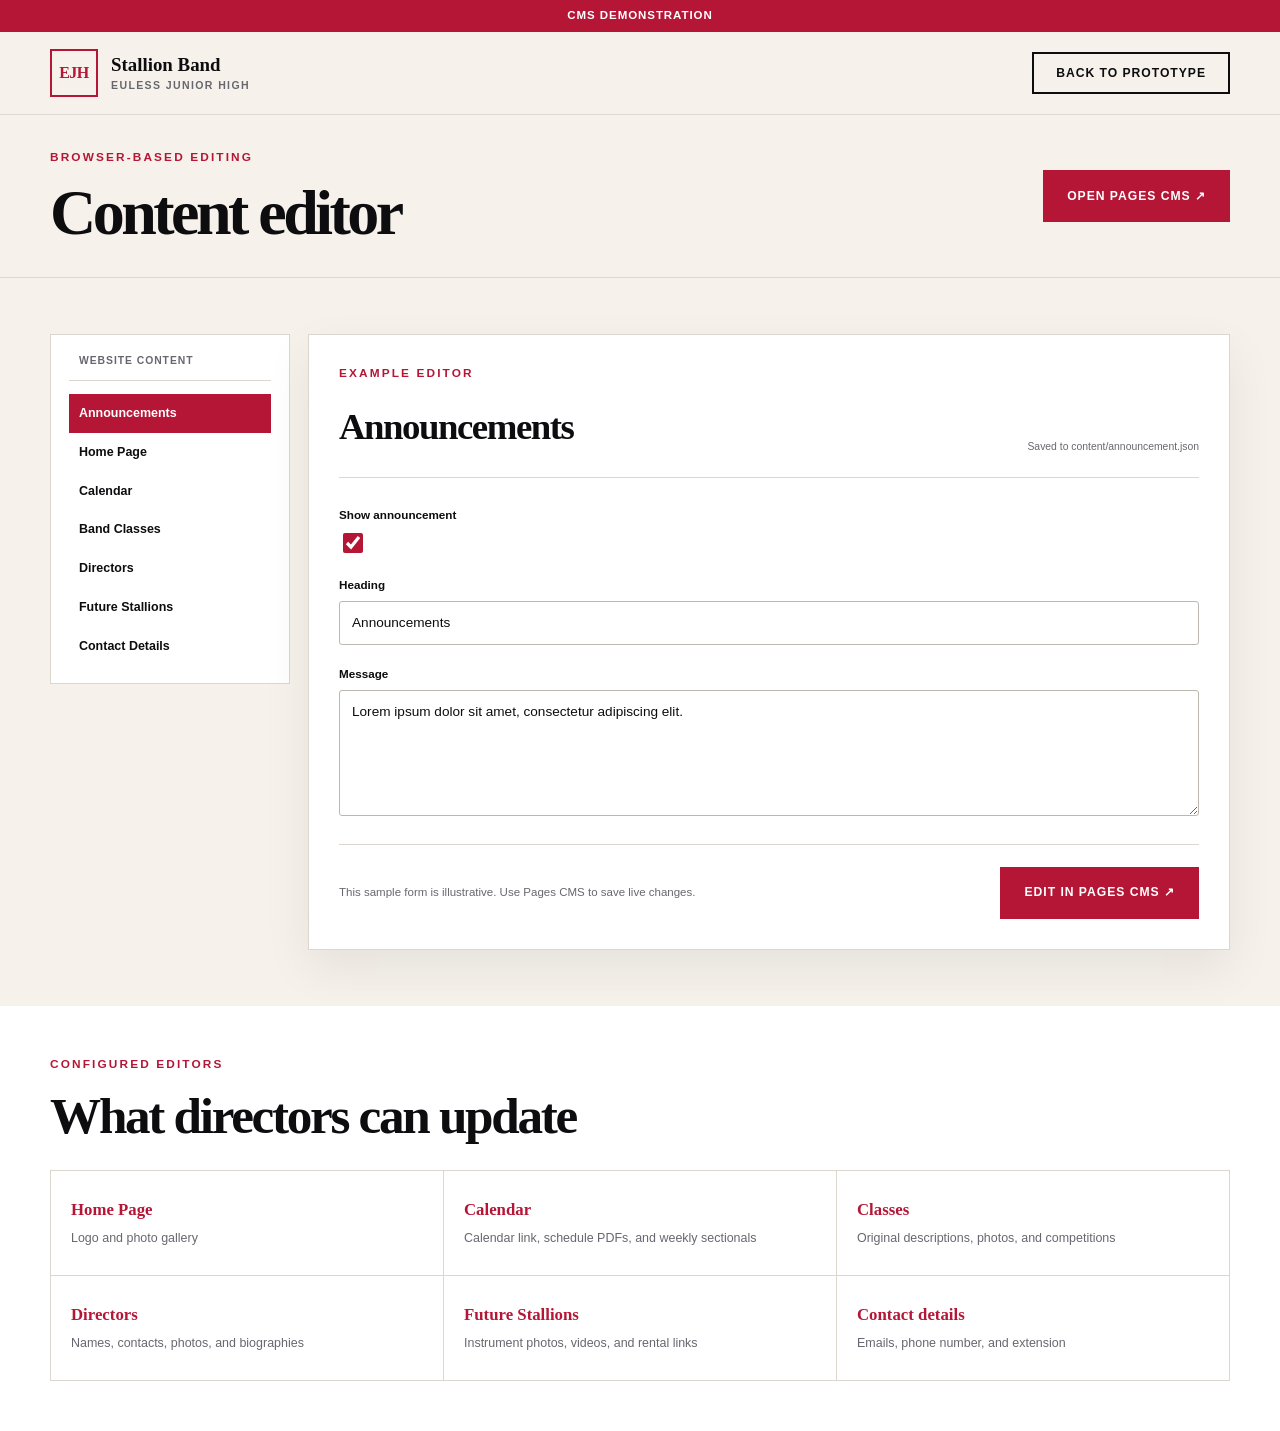
<file: cms.html>
<!doctype html>
<html lang="en">
  <head>
    <meta charset="UTF-8">
    <meta name="viewport" content="width=device-width, initial-scale=1.0">
    <meta name="description" content="CMS editing demonstration for the Euless Junior High Band website.">
    <title>CMS Demo | Euless JH Stallion Band</title>
    <link rel="stylesheet" href="styles.css">
    <script src="script.js" defer></script>
  </head>
  <body>
    <a class="skip-link" href="#main-content">Skip to main content</a>
    <div class="prototype-bar"><span>CMS demonstration</span></div>
    <header class="site-header">
      <div class="shell header-inner">
        <a class="brand" href="index.html" aria-label="Euless Junior High Stallion Band home">
          <span class="brand-mark" aria-hidden="true">EJH</span>
          <span class="brand-copy"><strong>Stallion Band</strong><small>Euless Junior High</small></span>
        </a>
        <a class="button button-secondary cms-back-link" href="index.html">Back to prototype</a>
      </div>
    </header>

    <main id="main-content">
      <section class="page-hero">
        <div class="shell page-hero-grid">
          <div>
            <p class="eyebrow">Browser-based editing</p>
            <h1>Content editor</h1>
          </div>
          <a
            class="button button-primary"
            href="https://app.pagescms.org"
            target="_blank"
            rel="noreferrer"
          >Open Pages CMS ↗</a>
        </div>
      </section>

      <section class="cms-demo-section">
        <div class="shell cms-demo-grid">
          <aside class="cms-sidebar" aria-label="Editable content areas">
            <p>Website content</p>
            <a class="active" href="#announcement-demo">Announcements</a>
            <a href="#cms-areas">Home Page</a>
            <a href="#cms-areas">Calendar</a>
            <a href="#cms-areas">Band Classes</a>
            <a href="#cms-areas">Directors</a>
            <a href="#cms-areas">Future Stallions</a>
            <a href="#cms-areas">Contact Details</a>
          </aside>

          <div class="cms-editor" id="announcement-demo">
            <div class="cms-editor-heading">
              <div>
                <p class="eyebrow">Example editor</p>
                <h2>Announcements</h2>
              </div>
              <span>Saved to content/announcement.json</span>
            </div>
            <div class="cms-field">
              <label for="cms-enabled">Show announcement</label>
              <input id="cms-enabled" type="checkbox" checked>
            </div>
            <div class="cms-field">
              <label for="cms-heading">Heading</label>
              <input id="cms-heading" type="text" value="Announcements">
            </div>
            <div class="cms-field">
              <label for="cms-message">Message</label>
              <textarea id="cms-message" rows="5">Lorem ipsum dolor sit amet, consectetur adipiscing elit.</textarea>
            </div>
            <div class="cms-editor-actions">
              <p>This sample form is illustrative. Use Pages CMS to save live changes.</p>
              <a
                class="button button-primary"
                href="https://app.pagescms.org"
                target="_blank"
                rel="noreferrer"
              >Edit in Pages CMS ↗</a>
            </div>
          </div>
        </div>
      </section>

      <section id="cms-areas" class="content-section compact-section">
        <div class="shell">
          <div class="inline-heading">
            <div><p class="eyebrow">Configured editors</p><h2>What directors can update</h2></div>
          </div>
          <div class="dense-grid cms-area-grid">
            <article><strong>Home Page</strong><span>Logo and photo gallery</span></article>
            <article><strong>Calendar</strong><span>Calendar link, schedule PDFs, and weekly sectionals</span></article>
            <article><strong>Classes</strong><span>Original descriptions, photos, and competitions</span></article>
            <article><strong>Directors</strong><span>Names, contacts, photos, and biographies</span></article>
            <article><strong>Future Stallions</strong><span>Instrument photos, videos, and rental links</span></article>
            <article><strong>Contact details</strong><span>Emails, phone number, and extension</span></article>
          </div>
        </div>
      </section>
    </main>
  </body>
</html>
</file>
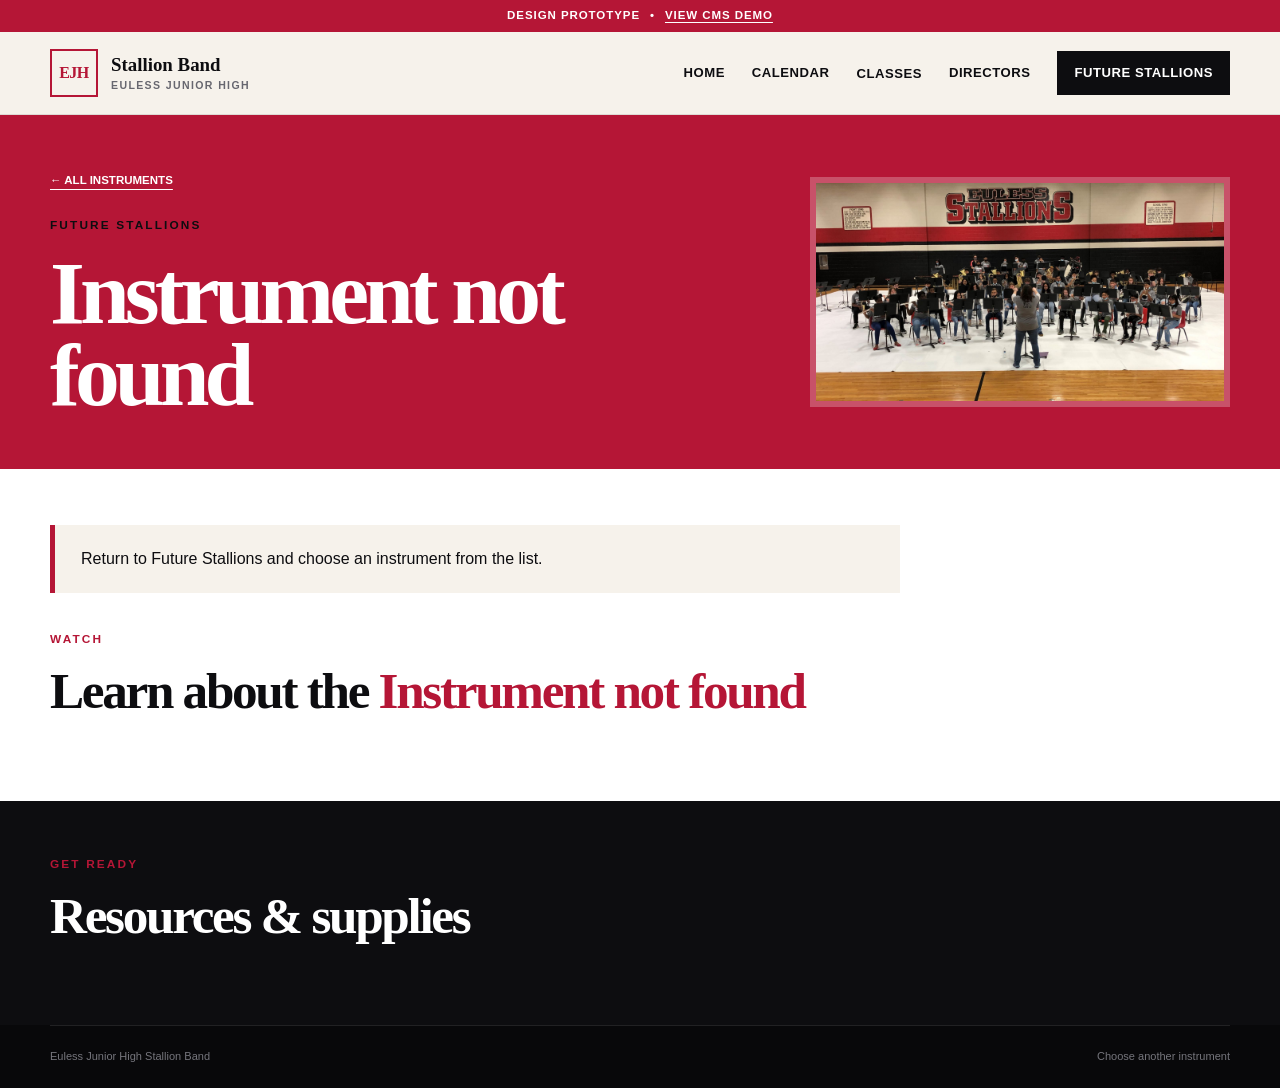
<file: instrument.html>
<!doctype html>
<html lang="en">
  <head>
    <meta charset="UTF-8">
    <meta name="viewport" content="width=device-width, initial-scale=1.0">
    <meta name="description" content="Euless Junior High Beginning Band instrument information.">
    <title>Instrument | Euless JH Stallion Band</title>
    <link rel="stylesheet" href="styles.css">
    <script src="script.js" defer></script>
    <script src="cms-content.js" defer></script>
  </head>
  <body>
    <a class="skip-link" href="#main-content">Skip to main content</a>
    <div class="prototype-bar">
      <span>Design prototype</span><span aria-hidden="true">•</span><a href="cms.html">View CMS demo</a>
    </div>
    <header class="site-header">
      <div class="shell header-inner">
        <a class="brand" href="index.html" aria-label="Euless Junior High Stallion Band home">
          <span class="brand-mark" aria-hidden="true">EJH</span>
          <span class="brand-copy"><strong>Stallion Band</strong><small>Euless Junior High</small></span>
        </a>
        <button class="menu-button" type="button" aria-expanded="false" aria-controls="site-navigation">
          <span class="menu-label">Menu</span><span class="menu-icon" aria-hidden="true"></span>
        </button>
        <nav id="site-navigation" class="site-nav" aria-label="Primary navigation">
          <a href="index.html">Home</a>
          <a href="calendar.html">Calendar</a>
          <div class="nav-group">
            <a href="classes.html">Classes</a>
            <div class="nav-menu">
              <a href="classes.html">All classes</a>
              <a href="classes.html#symphonic">Symphonic Band</a>
              <a href="classes.html#concert">Concert Band</a>
              <a href="classes.html#beginning">Beginning Band</a>
            </div>
          </div>
          <a href="directors.html">Directors</a>
          <a class="nav-cta active" href="future-stallions.html">Future Stallions</a>
        </nav>
      </div>
    </header>

    <main id="main-content">
      <section class="instrument-hero">
        <div class="shell instrument-hero-grid">
          <div>
            <a class="instrument-back" href="future-stallions.html">← All instruments</a>
            <p class="eyebrow">Future Stallions</p>
            <h1 data-instrument-name>Instrument</h1>
          </div>
          <img data-instrument-image src="assets/future-stallions.jpg" alt="">
        </div>
      </section>

      <section class="content-section">
        <div class="shell">
          <div class="instrument-description" data-instrument-description hidden></div>
          <div class="inline-heading instrument-section-heading">
            <div><p class="eyebrow">Watch</p><h2>Learn about the <span data-instrument-name>instrument</span></h2></div>
          </div>
          <div class="video-grid instrument-videos" data-instrument-videos></div>
        </div>
      </section>

      <section class="instrument-resources-section">
        <div class="shell">
          <div class="inline-heading">
            <div><p class="eyebrow">Get ready</p><h2>Resources &amp; supplies</h2></div>
          </div>
          <div class="instrument-resource-grid" data-instrument-resources></div>
        </div>
      </section>
    </main>

    <footer class="site-footer compact-footer">
      <div class="shell footer-bottom">
        <p>Euless Junior High Stallion Band</p>
        <p><a href="future-stallions.html">Choose another instrument</a></p>
      </div>
    </footer>
  </body>
</html>
</file>
<file: styles.css>
:root {
  --red: #b51636;
  --red-dark: #8e0f29;
  --ink: #0d0d10;
  --ink-soft: #24242a;
  --paper: #f6f2eb;
  --white: #ffffff;
  --gray: #67676f;
  --line: #dcd7ce;
  --shell: min(1180px, calc(100% - 40px));
  --shadow: 0 24px 60px rgb(13 13 16 / 12%);
}

* {
  box-sizing: border-box;
}

html {
  scroll-behavior: smooth;
}

body {
  margin: 0;
  color: var(--ink);
  background: var(--paper);
  font-family: Inter, Aptos, "Segoe UI", Arial, sans-serif;
  line-height: 1.5;
}

body.menu-open {
  overflow: hidden;
}

a {
  color: inherit;
}

img,
svg {
  display: block;
}

svg {
  fill: none;
  stroke: currentColor;
  stroke-linecap: round;
  stroke-linejoin: round;
  stroke-width: 1.8;
}

.shell {
  width: var(--shell);
  margin-inline: auto;
}

.skip-link {
  position: fixed;
  z-index: 1000;
  top: 8px;
  left: 8px;
  padding: 10px 16px;
  color: var(--white);
  background: var(--ink);
  transform: translateY(-150%);
}

.skip-link:focus {
  transform: translateY(0);
}

.prototype-bar {
  display: flex;
  min-height: 32px;
  align-items: center;
  justify-content: center;
  gap: 10px;
  padding: 6px 20px;
  color: var(--white);
  background: var(--red);
  font-size: 0.72rem;
  font-weight: 800;
  letter-spacing: 0.08em;
  text-align: center;
  text-transform: uppercase;
}

.prototype-bar a {
  color: var(--white);
  text-underline-offset: 3px;
}

.site-header {
  position: sticky;
  z-index: 100;
  top: 0;
  border-bottom: 1px solid rgb(13 13 16 / 10%);
  background: rgb(246 242 235 / 94%);
  backdrop-filter: blur(14px);
}

.header-inner {
  display: flex;
  min-height: 82px;
  align-items: center;
  justify-content: space-between;
}

.brand {
  display: inline-flex;
  align-items: center;
  gap: 13px;
  text-decoration: none;
}

.brand-mark {
  display: grid;
  width: 48px;
  height: 48px;
  place-items: center;
  border: 2px solid var(--red);
  color: var(--red);
  font-family: Georgia, "Times New Roman", serif;
  font-size: 1rem;
  font-weight: 900;
  letter-spacing: -0.03em;
}

.brand-copy {
  display: grid;
  line-height: 1.05;
}

.brand-copy strong {
  font-family: Georgia, "Times New Roman", serif;
  font-size: 1.18rem;
}

.brand-copy small {
  margin-top: 5px;
  color: var(--gray);
  font-size: 0.66rem;
  font-weight: 800;
  letter-spacing: 0.13em;
  text-transform: uppercase;
}

.site-nav {
  display: flex;
  align-items: center;
  gap: clamp(18px, 2.1vw, 34px);
}

.site-nav > a,
.nav-group > a {
  position: relative;
  padding-block: 10px;
  font-size: 0.82rem;
  font-weight: 800;
  letter-spacing: 0.04em;
  text-decoration: none;
  text-transform: uppercase;
}

.site-nav > a:not(.nav-cta)::after,
.nav-group > a::after {
  position: absolute;
  right: 0;
  bottom: 3px;
  left: 0;
  height: 2px;
  background: var(--red);
  content: "";
  transform: scaleX(0);
  transform-origin: right;
  transition: transform 180ms ease;
}

.site-nav > a:hover::after,
.site-nav > a:focus-visible::after,
.site-nav > a.active::after,
.nav-group > a:hover::after,
.nav-group > a:focus-visible::after,
.nav-group > a.active::after {
  transform: scaleX(1);
  transform-origin: left;
}

.nav-cta {
  padding: 12px 17px !important;
  color: var(--white);
  background: var(--ink);
}

.nav-cta:hover,
.nav-cta:focus-visible {
  background: var(--red);
}

.nav-group {
  position: relative;
}

.nav-menu {
  position: absolute;
  top: calc(100% + 8px);
  left: -20px;
  display: none;
  width: 210px;
  padding: 8px;
  background: var(--ink);
  box-shadow: var(--shadow);
}

.nav-menu a {
  display: block;
  padding: 12px;
  color: var(--white);
  font-size: 0.74rem;
  font-weight: 800;
  text-decoration: none;
}

.nav-menu a:hover,
.nav-menu a:focus-visible {
  background: var(--red);
}

.nav-group:hover .nav-menu,
.nav-group:focus-within .nav-menu {
  display: block;
}

.menu-button {
  display: none;
}

.announcement-strip {
  border-bottom: 1px solid var(--line);
  background: var(--white);
}

.announcement-inner {
  display: grid;
  min-height: 62px;
  grid-template-columns: auto 1fr;
  align-items: center;
  gap: 24px;
}

.announcement-inner h2 {
  margin: 0;
  color: var(--red);
  font-size: 0.68rem;
  font-weight: 900;
  letter-spacing: 0.13em;
  text-transform: uppercase;
}

.announcement-inner p {
  margin: 0;
  padding-left: 24px;
  border-left: 1px solid var(--line);
  color: #4f4f55;
  font-size: 0.82rem;
}

.hero {
  position: relative;
  overflow: hidden;
  background:
    linear-gradient(90deg, transparent 49.8%, rgb(13 13 16 / 7%) 50%, transparent 50.2%),
    var(--paper);
}

.hero::before {
  position: absolute;
  top: -190px;
  right: -130px;
  width: 430px;
  height: 430px;
  border: 1px solid rgb(181 22 54 / 22%);
  border-radius: 50%;
  content: "";
}

.hero-grid {
  display: grid;
  min-height: 350px;
  grid-template-columns: 1.1fr 0.9fr;
  align-items: center;
  gap: 7vw;
  padding-block: 36px 46px;
}

.eyebrow {
  margin: 0 0 17px;
  color: var(--red);
  font-size: 0.74rem;
  font-weight: 900;
  letter-spacing: 0.18em;
  text-transform: uppercase;
}

.hero h1,
.section-heading h2,
.future-copy h2 {
  margin: 0;
  font-family: Georgia, "Times New Roman", serif;
  font-weight: 700;
  letter-spacing: -0.045em;
  line-height: 0.98;
}

.hero h1 {
  max-width: 750px;
  font-size: clamp(3.2rem, 6vw, 5.7rem);
}

.hero h1 em {
  color: var(--red);
  font-weight: inherit;
}

.hero-intro {
  max-width: 610px;
  margin: 20px 0 25px;
  color: #4f4f55;
  font-size: clamp(1rem, 1.6vw, 1.18rem);
  line-height: 1.75;
}

.button-row {
  display: flex;
  flex-wrap: wrap;
  gap: 12px;
  margin-top: 26px;
}

.button {
  display: inline-flex;
  min-height: 52px;
  align-items: center;
  justify-content: center;
  gap: 14px;
  padding: 0 22px;
  border: 2px solid transparent;
  font-size: 0.76rem;
  font-weight: 900;
  letter-spacing: 0.08em;
  text-decoration: none;
  text-transform: uppercase;
  transition:
    color 180ms ease,
    background 180ms ease,
    transform 180ms ease;
}

.button:hover,
.button:focus-visible {
  transform: translateY(-2px);
}

.button svg {
  width: 18px;
}

.button-primary {
  color: var(--white);
  background: var(--red);
}

.button-primary:hover,
.button-primary:focus-visible {
  background: var(--red-dark);
}

.button-secondary {
  border-color: var(--ink);
  color: var(--ink);
}

.button-secondary:hover,
.button-secondary:focus-visible {
  color: var(--white);
  background: var(--ink);
}

.hero-art {
  position: relative;
  display: grid;
  min-height: 260px;
  align-content: center;
}

.hero-logo-frame {
  position: relative;
  z-index: 1;
  overflow: hidden;
  width: 100%;
  border-left: 6px solid var(--red);
  background: var(--white);
  box-shadow: var(--shadow);
  transform: rotate(-3deg);
}

.hero-logo-frame::after {
  position: absolute;
  inset: 18px;
  border: 1px solid rgb(13 13 16 / 10%);
  content: "";
  pointer-events: none;
}

.hero-logo-frame img {
  width: 100%;
  min-height: 230px;
  object-fit: cover;
  transform: scale(1.05) rotate(3deg);
}

.hero-stripe {
  position: absolute;
  right: -7%;
  bottom: 15px;
  width: 49%;
  height: 13px;
  background: var(--red);
  transform: skewX(-35deg);
}

.quick-links {
  color: var(--white);
  background: var(--ink);
}

.quick-links-grid {
  display: grid;
  grid-template-columns: repeat(3, 1fr);
}

.quick-links a {
  display: grid;
  min-height: 88px;
  grid-template-columns: 1fr auto;
  align-items: center;
  gap: 18px;
  padding: 18px 28px;
  border-right: 1px solid rgb(255 255 255 / 12%);
  text-decoration: none;
  transition: background 180ms ease;
}

.quick-links a:first-child {
  border-left: 1px solid rgb(255 255 255 / 12%);
}

.quick-links a:hover,
.quick-links a:focus-visible {
  background: var(--red);
}

.quick-links svg {
  width: 22px;
}

.quick-links a > span:first-child {
  display: grid;
}

.quick-links strong {
  font-family: Georgia, "Times New Roman", serif;
  font-size: 1.1rem;
}

.quick-links small {
  margin-top: 3px;
  color: #adadb3;
  font-size: 0.73rem;
}

.quick-links a:hover small,
.quick-links a:focus-visible small {
  color: var(--white);
}

.home-photo-strip {
  display: grid;
  height: 185px;
  grid-template-columns: repeat(3, 1fr);
  gap: 4px;
  overflow: hidden;
  padding: 4px;
  background: var(--ink);
}

.home-photo-strip img {
  display: block;
  width: 100%;
  height: 100%;
  min-width: 0;
  min-height: 0;
  object-fit: cover;
}

.section {
  padding-block: 68px;
  scroll-margin-top: 82px;
}

.section-heading {
  display: grid;
  grid-template-columns: 1fr;
  align-items: end;
  gap: 50px;
  margin-bottom: 30px;
}

.section-heading h2,
.future-copy h2 {
  font-size: clamp(2.6rem, 4vw, 4rem);
}

.section-heading > p {
  margin: 0;
  color: var(--gray);
  font-size: 1rem;
  line-height: 1.7;
}

.calendar-section {
  background: var(--white);
}

.schedule-grid {
  display: grid;
  grid-template-columns: minmax(290px, 0.82fr) 1.18fr;
  border: 1px solid var(--line);
}

.featured-schedule {
  position: relative;
  overflow: hidden;
  min-height: 315px;
  padding: 32px;
  color: var(--white);
  background:
    linear-gradient(rgb(13 13 16 / 88%), rgb(13 13 16 / 96%)),
    repeating-linear-gradient(135deg, transparent 0 18px, rgb(255 255 255 / 8%) 18px 19px),
    var(--ink);
}

.featured-schedule::after {
  position: absolute;
  right: -100px;
  bottom: -150px;
  width: 350px;
  height: 350px;
  border: 55px solid var(--red);
  border-radius: 50%;
  content: "";
  opacity: 0.8;
}

.schedule-label {
  display: flex;
  align-items: center;
  gap: 9px;
  font-size: 0.7rem;
  font-weight: 900;
  letter-spacing: 0.13em;
  text-transform: uppercase;
}

.live-dot {
  width: 8px;
  height: 8px;
  border-radius: 50%;
  background: #ff315b;
  box-shadow: 0 0 0 5px rgb(255 49 91 / 15%);
}

.featured-schedule h3 {
  position: relative;
  z-index: 1;
  max-width: 330px;
  margin: 45px 0 8px;
  font-family: Georgia, "Times New Roman", serif;
  font-size: clamp(2rem, 3vw, 3rem);
  line-height: 1.05;
}

.schedule-time {
  position: relative;
  z-index: 1;
  margin: 0 0 38px;
  color: #c5c5ca;
}

.text-link {
  position: relative;
  z-index: 1;
  display: inline-flex;
  align-items: center;
  gap: 10px;
  font-size: 0.75rem;
  font-weight: 900;
  letter-spacing: 0.06em;
  text-decoration: underline;
  text-decoration-color: var(--red);
  text-decoration-thickness: 2px;
  text-underline-offset: 6px;
  text-transform: uppercase;
}

.text-link svg {
  width: 18px;
}

.sectional-list {
  display: grid;
}

.sectional-list article {
  display: grid;
  grid-template-columns: 86px 1fr;
  align-items: center;
  gap: 8px;
  padding: 18px 30px;
  border-bottom: 1px solid var(--line);
  transition: background 180ms ease;
}

.sectional-list article:last-child {
  border-bottom: 0;
}

.sectional-list article:hover {
  background: var(--paper);
}

.sectional-list article > p {
  margin: 0;
  color: var(--red);
  font-family: Georgia, "Times New Roman", serif;
  font-size: 1.15rem;
  font-weight: 800;
}

.sectional-list h3 {
  margin: 0 0 4px;
  font-family: Georgia, "Times New Roman", serif;
  font-size: 1.14rem;
}

.sectional-list span {
  color: var(--gray);
  font-size: 0.75rem;
}

.source-note {
  margin: 16px 0 0;
  color: var(--gray);
  font-size: 0.76rem;
}

.classes-section {
  position: relative;
  overflow: hidden;
  color: var(--white);
  background: var(--ink);
}

.classes-section::before {
  position: absolute;
  top: -160px;
  left: -180px;
  width: 430px;
  height: 430px;
  border: 1px solid rgb(255 255 255 / 9%);
  border-radius: 50%;
  content: "";
}

.light-heading > p {
  color: #b6b6bd;
}

.class-grid {
  position: relative;
  display: grid;
  grid-template-columns: repeat(3, 1fr);
  gap: 16px;
}

.class-card {
  display: flex;
  min-height: 245px;
  flex-direction: column;
  justify-content: space-between;
  padding: 30px;
  border: 1px solid rgb(255 255 255 / 16%);
  background: var(--ink-soft);
  transition:
    border 180ms ease,
    transform 180ms ease;
}

.class-card:hover {
  border-color: rgb(255 255 255 / 40%);
  transform: translateY(-6px);
}

.class-card-featured {
  background: var(--red);
}

.class-card-top {
  display: flex;
  align-items: center;
  justify-content: space-between;
  color: #c9c9cd;
  font-family: Georgia, "Times New Roman", serif;
  font-size: 0.8rem;
}

.class-card-featured .class-card-top {
  color: var(--white);
}

.class-tag {
  padding: 6px 9px;
  border: 1px solid currentColor;
  font-family: Inter, Aptos, "Segoe UI", Arial, sans-serif;
  font-size: 0.59rem;
  font-weight: 900;
  letter-spacing: 0.08em;
  text-transform: uppercase;
}

.class-grade {
  margin: 0 0 10px;
  color: #bcbcc2;
  font-size: 0.68rem;
  font-weight: 800;
  letter-spacing: 0.1em;
  text-transform: uppercase;
}

.class-card-featured .class-grade {
  color: #ffd5dd;
}

.class-card h3 {
  margin: 0 0 18px;
  font-family: Georgia, "Times New Roman", serif;
  font-size: clamp(1.8rem, 2.6vw, 2.55rem);
  line-height: 1;
}

.class-card p:last-child {
  margin: 0;
  color: #bcbcc2;
  font-size: 0.9rem;
  line-height: 1.7;
}

.class-card-featured p:last-child {
  color: #ffe1e7;
}

.class-card > a {
  padding-top: 22px;
  border-top: 1px solid rgb(255 255 255 / 17%);
  font-size: 0.72rem;
  font-weight: 900;
  letter-spacing: 0.08em;
  text-decoration: none;
  text-transform: uppercase;
}

.class-card > a span {
  float: right;
  font-size: 1.1rem;
}

.future-section {
  overflow: hidden;
  background: var(--red);
}

.future-grid {
  display: grid;
  grid-template-columns: 1fr 1fr;
  align-items: center;
  gap: 6vw;
}

.future-kicker {
  position: relative;
  display: grid;
  min-height: 220px;
  align-content: center;
  color: var(--white);
  font-family: Georgia, "Times New Roman", serif;
  line-height: 0.77;
  transform: rotate(-5deg);
}

.future-kicker::before {
  position: absolute;
  inset: 5% -30%;
  border: 2px solid rgb(255 255 255 / 25%);
  content: "";
  transform: skewX(-18deg);
}

.future-kicker span {
  font-size: clamp(3rem, 7vw, 6.8rem);
  font-style: italic;
}

.future-kicker strong {
  margin-left: 12%;
  color: var(--ink);
  font-size: clamp(4rem, 9vw, 8.3rem);
  letter-spacing: -0.08em;
}

.future-copy .eyebrow {
  color: var(--ink);
}

.future-copy h2 {
  max-width: 550px;
  color: var(--white);
}

.future-copy > p:not(.eyebrow) {
  max-width: 530px;
  margin: 25px 0 30px;
  color: #ffe2e8;
  line-height: 1.75;
}

.future-copy .button-primary {
  color: var(--white);
  background: var(--ink);
}

.future-copy .button-primary:hover,
.future-copy .button-primary:focus-visible {
  color: var(--ink);
  background: var(--white);
}

.directors-section {
  background: var(--paper);
}

.director-grid {
  display: grid;
  grid-template-columns: 1fr 1fr;
  gap: 18px;
}

.director-card {
  display: grid;
  min-height: 170px;
  grid-template-columns: auto 1fr;
  align-items: center;
  gap: 28px;
  padding: 25px;
  border: 1px solid var(--line);
  background: var(--white);
}

.director-initials {
  display: grid;
  width: 95px;
  height: 95px;
  place-items: center;
  color: var(--white);
  background:
    linear-gradient(145deg, transparent 0 48%, rgb(255 255 255 / 16%) 49% 51%, transparent 52%),
    var(--red);
  font-family: Georgia, "Times New Roman", serif;
  font-size: 1.7rem;
  font-weight: 900;
}

.director-role {
  margin: 0 0 7px;
  color: var(--red);
  font-size: 0.67rem;
  font-weight: 900;
  letter-spacing: 0.12em;
  text-transform: uppercase;
}

.director-card h3 {
  margin: 0 0 14px;
  font-family: Georgia, "Times New Roman", serif;
  font-size: 1.8rem;
}

.director-card a {
  color: var(--gray);
  font-size: 0.83rem;
  overflow-wrap: anywhere;
  text-underline-offset: 4px;
}

.contact-strip {
  display: flex;
  align-items: center;
  justify-content: space-between;
  gap: 30px;
  margin-top: 18px;
  padding: 28px 34px;
  color: var(--white);
  background: var(--ink);
}

.contact-strip p {
  display: flex;
  align-items: center;
  gap: 24px;
  margin: 0;
}

.contact-strip p > span {
  color: #a9a9af;
  font-size: 0.66rem;
  font-weight: 900;
  letter-spacing: 0.12em;
  text-transform: uppercase;
}

.contact-strip p a {
  font-family: Georgia, "Times New Roman", serif;
  font-size: 1.2rem;
  text-decoration: none;
}

.contact-strip p small {
  color: #a9a9af;
  font-family: Inter, Aptos, "Segoe UI", Arial, sans-serif;
  font-size: 0.7rem;
}

.site-footer {
  padding-block: 72px 24px;
  color: #c7c7cc;
  background: #08080a;
}

.footer-grid {
  display: grid;
  grid-template-columns: 1.5fr 1fr 1fr;
  gap: 60px;
}

.footer-brand .brand-mark {
  color: var(--white);
}

.footer-brand .brand-copy strong {
  color: var(--white);
}

.footer-grid > div:first-child > p {
  margin: 20px 0 0;
  color: #85858c;
  font-size: 0.82rem;
}

.footer-grid nav {
  display: grid;
  align-content: start;
  gap: 13px;
}

.footer-grid nav a,
.footer-address a {
  width: fit-content;
  color: var(--white);
  font-size: 0.78rem;
  font-weight: 800;
  text-decoration-color: var(--red);
  text-underline-offset: 4px;
}

.footer-address p {
  margin: 0 0 4px;
  font-size: 0.8rem;
}

.footer-address a {
  display: inline-block;
  margin-top: 15px;
}

.footer-bottom {
  display: flex;
  justify-content: space-between;
  gap: 30px;
  margin-top: 58px;
  padding-top: 22px;
  border-top: 1px solid rgb(255 255 255 / 10%);
  color: #75757c;
  font-size: 0.69rem;
}

.footer-bottom p {
  margin: 0;
}

.footer-bottom a {
  color: #b5b5bb;
  text-decoration: none;
}

:focus-visible {
  outline: 3px solid #f2af00;
  outline-offset: 4px;
}

.page-hero {
  padding-block: 34px;
  border-bottom: 1px solid var(--line);
  background: var(--paper);
}

.page-hero-grid {
  display: grid;
  grid-template-columns: minmax(300px, 1fr) auto;
  align-items: center;
  gap: 60px;
}

.page-hero h1 {
  margin: 0;
  font-family: Georgia, "Times New Roman", serif;
  font-size: clamp(3.2rem, 5vw, 4.8rem);
  letter-spacing: -0.055em;
  line-height: 0.92;
}

.page-actions {
  display: flex;
  flex-wrap: wrap;
  justify-content: flex-end;
  gap: 10px;
}

.page-actions .button {
  min-height: 47px;
  padding-inline: 17px;
  font-size: 0.65rem;
}

.content-section {
  padding-block: 56px;
  background: var(--white);
}

.compact-section {
  padding-block: 50px;
}

.calendar-frame {
  overflow: hidden;
  border: 1px solid var(--line);
  background: var(--white);
  box-shadow: 0 18px 45px rgb(13 13 16 / 8%);
}

.calendar-frame iframe {
  display: block;
  width: 100%;
  height: 680px;
  border: 0;
}

.inline-heading {
  display: flex;
  align-items: end;
  justify-content: space-between;
  gap: 30px;
  margin-bottom: 28px;
}

.inline-heading h2,
.rental-grid h2,
.contact-banner h2 {
  margin: 0;
  font-family: Georgia, "Times New Roman", serif;
  font-size: clamp(2.2rem, 4vw, 3.8rem);
  letter-spacing: -0.045em;
  line-height: 1;
}

.inline-heading > p {
  margin: 0;
  color: var(--gray);
  font-size: 0.85rem;
  font-weight: 700;
}

.dense-grid {
  display: grid;
  border-top: 1px solid var(--line);
  border-left: 1px solid var(--line);
}

.four-column {
  grid-template-columns: repeat(4, 1fr);
}

.dense-grid article {
  display: grid;
  min-height: 105px;
  align-content: center;
  gap: 7px;
  padding: 20px;
  border-right: 1px solid var(--line);
  border-bottom: 1px solid var(--line);
  background: var(--white);
}

.dense-grid strong {
  color: var(--red);
  font-family: Georgia, "Times New Roman", serif;
  font-size: 1.05rem;
}

.dense-grid span {
  color: var(--gray);
  font-size: 0.78rem;
}

.anchor-nav {
  display: flex;
  flex-wrap: wrap;
  justify-content: flex-end;
  gap: 8px;
}

.anchor-nav a {
  padding: 9px 12px;
  border: 1px solid var(--line);
  background: var(--white);
  font-size: 0.68rem;
  font-weight: 900;
  letter-spacing: 0.05em;
  text-decoration: none;
  text-transform: uppercase;
}

.anchor-nav a:hover,
.anchor-nav a:focus-visible {
  border-color: var(--red);
  color: var(--white);
  background: var(--red);
}

.ensemble-section {
  padding-block: 58px;
  scroll-margin-top: 82px;
  background: var(--white);
}

.ensemble-section + .ensemble-section {
  border-top: 1px solid var(--line);
}

.ensemble-grid {
  display: grid;
  grid-template-columns: minmax(260px, 0.72fr) 1.28fr;
  gap: clamp(45px, 7vw, 100px);
}

.ensemble-title > span {
  display: block;
  margin-bottom: 36px;
  color: var(--red);
  font-family: Georgia, "Times New Roman", serif;
  font-size: 0.85rem;
}

.ensemble-title h2 {
  margin: 0;
  font-family: Georgia, "Times New Roman", serif;
  font-size: clamp(2.8rem, 5vw, 4.7rem);
  letter-spacing: -0.055em;
  line-height: 0.95;
}

.ensemble-title > p:last-child {
  margin: 18px 0 0;
  color: var(--gray);
  font-size: 0.8rem;
  font-weight: 700;
}

.ensemble-image {
  width: 100%;
  max-width: 310px;
  height: 145px;
  margin-top: 24px;
  border-left: 5px solid var(--red);
  object-fit: cover;
}

.ensemble-content .lead,
.bio-copy .lead {
  margin: 0 0 28px;
  font-family: Georgia, "Times New Roman", serif;
  font-size: clamp(1.35rem, 2vw, 1.8rem);
  line-height: 1.35;
}

.class-prose {
  max-width: 760px;
  align-self: center;
}

.class-prose > p {
  margin: 0 0 18px;
  color: #4f4f55;
  font-size: 0.96rem;
  line-height: 1.8;
}

.dark-ensemble .class-prose > p {
  color: #d0d0d4;
}

.class-prose .practice-quote {
  margin-block: 24px;
  padding: 18px 22px;
  border-left: 4px solid var(--red);
  color: var(--ink);
  background: var(--paper);
  font-family: Georgia, "Times New Roman", serif;
  font-size: 1.25rem;
  font-style: italic;
  line-height: 1.4;
}

.competition-list {
  display: flex;
  flex-wrap: wrap;
  gap: 8px;
  margin-top: 24px;
}

.competition-list span {
  display: inline-flex;
  gap: 8px;
  padding: 10px 12px;
  border: 1px solid var(--line);
  color: #4f4f55;
  background: var(--white);
  font-size: 0.72rem;
}

.competition-list strong {
  color: var(--red);
  font-size: 0.64rem;
  letter-spacing: 0.06em;
  text-transform: uppercase;
}

.dark-ensemble .competition-list span {
  border-color: rgb(255 255 255 / 18%);
  color: #d0d0d4;
  background: var(--ink-soft);
}

.fact-grid {
  display: grid;
  grid-template-columns: 1fr 1fr;
  margin-bottom: 30px;
  border-top: 1px solid var(--line);
  border-left: 1px solid var(--line);
}

.fact-grid > div {
  display: grid;
  gap: 5px;
  padding: 15px;
  border-right: 1px solid var(--line);
  border-bottom: 1px solid var(--line);
}

.fact-grid strong {
  color: var(--red);
  font-size: 0.67rem;
  letter-spacing: 0.08em;
  text-transform: uppercase;
}

.fact-grid span {
  font-size: 0.83rem;
}

.ensemble-content h3 {
  margin: 0 0 12px;
  font-family: Georgia, "Times New Roman", serif;
  font-size: 1.2rem;
}

.clean-list {
  display: grid;
  gap: 8px;
  margin: 0;
  padding: 0;
  list-style: none;
}

.clean-list li {
  position: relative;
  padding-left: 19px;
  color: #4f4f55;
  font-size: 0.85rem;
}

.clean-list li::before {
  position: absolute;
  top: 0.62em;
  left: 0;
  width: 7px;
  height: 2px;
  background: var(--red);
  content: "";
}

.accent-ensemble {
  background: var(--paper);
}

.dark-ensemble {
  color: var(--white);
  background: var(--ink);
}

.dark-ensemble .ensemble-title > p:last-child,
.dark-ensemble .clean-list li {
  color: #bdbdc3;
}

.dark-ensemble .fact-grid,
.dark-ensemble .fact-grid > div {
  border-color: rgb(255 255 255 / 14%);
}

.schedule-section {
  background: var(--paper);
}

.schedule-columns {
  display: grid;
  grid-template-columns: 1fr 1fr;
  gap: 18px;
}

.schedule-columns article {
  padding: 28px;
  border: 1px solid var(--line);
  background: var(--white);
}

.schedule-columns h3 {
  margin: 0 0 18px;
  font-family: Georgia, "Times New Roman", serif;
  font-size: 1.45rem;
}

.schedule-columns ol {
  display: grid;
  gap: 0;
  margin: 0;
  padding: 0;
  list-style: none;
}

.schedule-columns li {
  display: grid;
  grid-template-columns: 45px 1fr;
  padding-block: 9px;
  border-top: 1px solid var(--line);
  font-size: 0.82rem;
}

.schedule-columns li span {
  color: var(--red);
  font-weight: 900;
}

.contact-summary {
  text-align: right;
}

.contact-summary a {
  color: var(--red);
  font-family: Georgia, "Times New Roman", serif;
  font-size: 1.35rem;
  font-weight: 800;
  text-decoration: none;
}

.contact-summary a span {
  color: var(--gray);
  font-family: Inter, Aptos, "Segoe UI", Arial, sans-serif;
  font-size: 0.7rem;
}

.contact-summary p {
  margin: 5px 0 0;
  color: var(--gray);
  font-size: 0.72rem;
}

.bio-section {
  padding-block: 58px;
  background: var(--white);
}

.alt-bio {
  color: var(--white);
  background: var(--ink);
}

.bio-grid {
  display: grid;
  grid-template-columns: minmax(250px, 0.7fr) 1.3fr;
  gap: clamp(50px, 8vw, 110px);
}

.bio-card {
  align-self: start;
  padding: 28px;
  border: 1px solid var(--line);
  background: var(--paper);
}

.alt-bio .bio-card {
  border-color: rgb(255 255 255 / 16%);
  background: var(--ink-soft);
}

.bio-initials {
  display: grid;
  width: 72px;
  height: 82px;
  margin-bottom: 30px;
  place-items: center;
  color: var(--white);
  background: var(--red);
  font-family: Georgia, "Times New Roman", serif;
  font-size: 1.35rem;
  font-weight: 900;
}

.director-photo {
  width: 100%;
  height: 220px;
  margin-bottom: 25px;
  object-fit: cover;
  object-position: center;
}

.director-photo-anna {
  object-position: center 25%;
}

.bio-card > p {
  margin: 0 0 7px;
  color: var(--red);
  font-size: 0.65rem;
  font-weight: 900;
  letter-spacing: 0.1em;
  text-transform: uppercase;
}

.bio-card h2 {
  margin: 0 0 16px;
  font-family: Georgia, "Times New Roman", serif;
  font-size: 2rem;
  line-height: 1;
}

.bio-card a {
  color: var(--gray);
  font-size: 0.76rem;
  overflow-wrap: anywhere;
}

.alt-bio .bio-card a {
  color: #bdbdc3;
}

.bio-copy p {
  margin: 0 0 16px;
  color: #55555c;
  font-size: 0.92rem;
  line-height: 1.72;
}

.alt-bio .bio-copy p {
  color: #bdbdc3;
}

.bio-copy .lead,
.alt-bio .bio-copy .lead {
  color: inherit;
}

.red-page-hero {
  color: var(--white);
  background: var(--red);
}

.red-page-hero .eyebrow {
  color: var(--ink);
}

.future-hero-image {
  width: 330px;
  height: 150px;
  border: 6px solid rgb(255 255 255 / 25%);
  object-fit: cover;
}

.page-lead {
  max-width: 500px;
  margin: 0;
  color: #ffe0e7;
  line-height: 1.7;
}

.instrument-grid {
  display: grid;
  grid-template-columns: repeat(4, 1fr);
  gap: 10px;
  margin-bottom: 32px;
}

.instrument-grid > a {
  display: block;
  color: inherit;
  text-decoration: none;
}

.instrument-grid figure {
  position: relative;
  overflow: hidden;
  height: 155px;
  margin: 0;
  background: var(--ink);
}

.instrument-grid img {
  width: 100%;
  height: 100%;
  object-fit: cover;
  opacity: 0.82;
  transition:
    opacity 180ms ease,
    transform 180ms ease;
}

.instrument-grid figcaption {
  position: absolute;
  right: 0;
  bottom: 0;
  left: 0;
  padding: 30px 14px 12px;
  color: var(--white);
  background: linear-gradient(transparent, rgb(13 13 16 / 90%));
  font-family: Georgia, "Times New Roman", serif;
  font-size: 1.05rem;
  font-weight: 800;
}

.instrument-grid figure:hover img {
  opacity: 1;
  transform: scale(1.03);
}

.instrument-grid > a:focus-visible figure {
  outline: 3px solid #f2af00;
  outline-offset: 3px;
}

.instrument-hero {
  padding-block: 52px;
  color: var(--white);
  background: var(--red);
}

.instrument-hero-grid {
  display: grid;
  grid-template-columns: 1fr minmax(260px, 420px);
  align-items: center;
  gap: 60px;
}

.instrument-hero h1 {
  margin: 0;
  font-family: Georgia, "Times New Roman", serif;
  font-size: clamp(3.5rem, 7vw, 6.8rem);
  letter-spacing: -0.055em;
  line-height: 0.92;
}

.instrument-hero .eyebrow {
  margin-top: 26px;
  color: var(--ink);
}

.instrument-back {
  color: var(--white);
  font-size: 0.72rem;
  font-weight: 900;
  text-underline-offset: 5px;
  text-transform: uppercase;
}

.instrument-hero img {
  width: 100%;
  height: 230px;
  border: 6px solid rgb(255 255 255 / 25%);
  object-fit: cover;
}

.instrument-description {
  max-width: 850px;
  margin-bottom: 38px;
  padding: 22px 26px;
  border-left: 5px solid var(--red);
  background: var(--paper);
}

.instrument-description p {
  margin: 0 0 14px;
  line-height: 1.7;
}

.instrument-description p:last-child {
  margin-bottom: 0;
}

.instrument-section-heading h2 span {
  color: var(--red);
}

.instrument-resources-section {
  padding-block: 55px;
  color: var(--white);
  background: var(--ink);
}

.instrument-resource-grid {
  display: grid;
  grid-template-columns: repeat(3, 1fr);
  gap: 10px;
}

.instrument-resource-grid a {
  display: grid;
  min-height: 105px;
  align-content: center;
  gap: 5px;
  padding: 20px;
  border: 1px solid rgb(255 255 255 / 18%);
  color: var(--white);
  text-decoration: none;
}

.instrument-resource-grid a:hover,
.instrument-resource-grid a:focus-visible {
  background: var(--red);
}

.instrument-resource-grid strong {
  font-family: Georgia, "Times New Roman", serif;
  font-size: 1.15rem;
}

.instrument-resource-grid span {
  color: #bdbdc3;
  font-size: 0.68rem;
}

.video-grid {
  display: grid;
  grid-template-columns: 1fr 1fr;
  gap: 18px;
}

.video-grid iframe {
  width: 100%;
  aspect-ratio: 16 / 9;
  border: 0;
  background: var(--ink);
}

.rental-section {
  padding-block: 60px;
  color: var(--white);
  background: var(--ink);
}

.rental-grid {
  display: grid;
  grid-template-columns: 1.2fr 1fr 1fr;
  align-items: stretch;
  gap: 15px;
}

.rental-grid > div {
  align-self: center;
}

.rental-grid > a {
  display: grid;
  min-height: 130px;
  align-content: center;
  gap: 7px;
  padding: 25px;
  border: 1px solid rgb(255 255 255 / 18%);
  text-decoration: none;
}

.rental-grid > a:hover,
.rental-grid > a:focus-visible {
  background: var(--red);
}

.rental-grid > a strong {
  font-family: Georgia, "Times New Roman", serif;
  font-size: 1.4rem;
}

.rental-grid > a span {
  color: #bdbdc3;
  font-size: 0.72rem;
}

.contact-banner {
  display: grid;
  grid-template-columns: 1fr auto;
  align-items: center;
  gap: 50px;
}

.contact-banner > div:last-child {
  display: grid;
  justify-items: end;
  gap: 7px;
}

.contact-banner a {
  color: var(--gray);
  font-size: 0.8rem;
  font-weight: 700;
}

.compact-footer {
  padding-block: 0 24px;
}

.compact-footer .footer-bottom {
  margin-top: 0;
}

.compact-footer .footer-bottom a {
  color: inherit;
}

.cms-back-link {
  min-height: 42px;
}

.cms-demo-section {
  padding-block: 56px;
  background: var(--paper);
}

.cms-demo-grid {
  display: grid;
  grid-template-columns: 240px 1fr;
  align-items: start;
  gap: 18px;
}

.cms-sidebar {
  display: grid;
  padding: 18px;
  border: 1px solid var(--line);
  background: var(--white);
}

.cms-sidebar p {
  margin: 0 0 13px;
  padding: 0 10px 12px;
  border-bottom: 1px solid var(--line);
  color: var(--gray);
  font-size: 0.65rem;
  font-weight: 900;
  letter-spacing: 0.09em;
  text-transform: uppercase;
}

.cms-sidebar a {
  padding: 10px;
  font-size: 0.78rem;
  font-weight: 700;
  text-decoration: none;
}

.cms-sidebar a:hover,
.cms-sidebar a:focus-visible,
.cms-sidebar a.active {
  color: var(--white);
  background: var(--red);
}

.cms-editor {
  padding: 30px;
  border: 1px solid var(--line);
  background: var(--white);
  box-shadow: 0 18px 45px rgb(13 13 16 / 7%);
}

.cms-editor-heading {
  display: flex;
  align-items: end;
  justify-content: space-between;
  gap: 20px;
  margin-bottom: 28px;
  padding-bottom: 22px;
  border-bottom: 1px solid var(--line);
}

.cms-editor-heading h2 {
  margin: 0;
  font-family: Georgia, "Times New Roman", serif;
  font-size: 2.3rem;
  letter-spacing: -0.04em;
}

.cms-editor-heading > span {
  color: var(--gray);
  font-size: 0.65rem;
}

.cms-field {
  display: grid;
  gap: 7px;
  margin-bottom: 20px;
}

.cms-field label {
  font-size: 0.73rem;
  font-weight: 900;
}

.cms-field input[type="text"],
.cms-field textarea {
  width: 100%;
  padding: 11px 12px;
  border: 1px solid #bdb8af;
  border-radius: 3px;
  color: var(--ink);
  background: var(--white);
  font: inherit;
  font-size: 0.85rem;
}

.cms-field input[type="checkbox"] {
  width: 20px;
  height: 20px;
  accent-color: var(--red);
}

.cms-editor-actions {
  display: flex;
  align-items: center;
  justify-content: space-between;
  gap: 25px;
  margin-top: 28px;
  padding-top: 22px;
  border-top: 1px solid var(--line);
}

.cms-editor-actions p {
  max-width: 430px;
  margin: 0;
  color: var(--gray);
  font-size: 0.72rem;
}

.cms-area-grid {
  grid-template-columns: repeat(3, 1fr);
}

.calendar-sectionals-layout {
  display: grid;
  grid-template-columns: minmax(0, 1fr) 158px;
  gap: 14px;
}

.calendar-sectionals-grid {
  grid-template-columns: 1fr 1fr;
}

.calendar-page-image {
  width: 158px;
  height: 100%;
  min-height: 210px;
  border-left: 5px solid var(--red);
  object-fit: cover;
}

@media (max-width: 920px) {
  :root {
    --shell: min(100% - 32px, 720px);
  }

  .site-header {
    background: var(--paper);
    backdrop-filter: none;
  }

  .menu-button {
    display: flex;
    align-items: center;
    gap: 10px;
    padding: 12px 0 12px 12px;
    border: 0;
    color: var(--ink);
    background: transparent;
    font: inherit;
    font-size: 0.72rem;
    font-weight: 900;
    letter-spacing: 0.08em;
    text-transform: uppercase;
  }

  .menu-icon,
  .menu-icon::before,
  .menu-icon::after {
    display: block;
    width: 25px;
    height: 2px;
    background: currentColor;
    content: "";
    transition: transform 180ms ease;
  }

  .menu-icon {
    position: relative;
  }

  .menu-icon::before {
    position: absolute;
    top: -7px;
  }

  .menu-icon::after {
    position: absolute;
    top: 7px;
  }

  .menu-button[aria-expanded="true"] .menu-icon {
    background: transparent;
  }

  .menu-button[aria-expanded="true"] .menu-icon::before {
    top: 0;
    transform: rotate(45deg);
  }

  .menu-button[aria-expanded="true"] .menu-icon::after {
    top: 0;
    transform: rotate(-45deg);
  }

  .site-nav {
    position: fixed;
    top: var(--mobile-nav-top, 104px);
    right: 0;
    bottom: 0;
    left: 0;
    display: none;
    width: 100%;
    align-content: start;
    overflow-y: auto;
    padding: 38px 30px;
    color: var(--white);
    background: var(--ink);
    box-shadow: 0 20px 40px rgb(13 13 16 / 25%);
  }

  .site-nav.open {
    display: grid;
  }

  .site-nav a {
    padding: 15px 0;
    border-bottom: 1px solid rgb(255 255 255 / 13%);
    font-family: Georgia, "Times New Roman", serif;
    font-size: 1.6rem;
    letter-spacing: -0.02em;
    text-transform: none;
  }

  .nav-group {
    display: contents;
  }

  .nav-group > a {
    display: none;
  }

  .nav-menu {
    position: static;
    display: grid;
    width: auto;
    padding: 0;
    box-shadow: none;
  }

  .nav-menu a {
    padding: 15px 0;
    background: transparent;
  }

  .site-nav a::after {
    display: none;
  }

  .nav-cta {
    margin-top: 20px;
    padding: 16px !important;
    border: 1px solid var(--red) !important;
    text-align: center;
  }

  .hero {
    background: var(--paper);
  }

  .hero-grid {
    min-height: auto;
    grid-template-columns: 1fr;
    gap: 35px;
    padding-block: 50px 60px;
  }

  .hero-art {
    width: min(100%, 600px);
    min-height: 240px;
  }

  .hero-logo-frame img {
    min-height: 260px;
  }

  .quick-links-grid {
    grid-template-columns: 1fr;
  }

  .quick-links a {
    min-height: 100px;
    border-right: 1px solid rgb(255 255 255 / 12%);
    border-bottom: 1px solid rgb(255 255 255 / 12%);
    border-left: 1px solid rgb(255 255 255 / 12%);
  }

  .section-heading {
    grid-template-columns: 1fr;
    gap: 25px;
  }

  .schedule-grid,
  .future-grid {
    grid-template-columns: 1fr;
  }

  .featured-schedule {
    min-height: 380px;
  }

  .class-grid {
    grid-template-columns: 1fr;
  }

  .class-card {
    min-height: 240px;
  }

  .future-kicker {
    min-height: 180px;
  }

  .director-grid {
    grid-template-columns: 1fr;
  }

  .footer-grid {
    grid-template-columns: 1.3fr 0.7fr;
  }

  .footer-address {
    grid-column: 1 / -1;
  }

  .page-hero-grid,
  .ensemble-grid,
  .bio-grid {
    grid-template-columns: 1fr;
  }

  .page-actions,
  .anchor-nav {
    justify-content: flex-start;
  }

  .calendar-frame iframe {
    height: 580px;
  }

  .four-column {
    grid-template-columns: 1fr 1fr;
  }

  .rental-grid {
    grid-template-columns: 1fr 1fr;
  }

  .rental-grid > div {
    grid-column: 1 / -1;
  }

  .instrument-grid {
    grid-template-columns: repeat(3, 1fr);
  }

  .instrument-hero-grid {
    grid-template-columns: 1fr 0.8fr;
    gap: 30px;
  }

  .instrument-resource-grid {
    grid-template-columns: 1fr 1fr;
  }

  .cms-demo-grid {
    grid-template-columns: 190px 1fr;
  }

  .cms-area-grid {
    grid-template-columns: 1fr 1fr;
  }
}

@media (max-width: 580px) {
  :root {
    --shell: calc(100% - 24px);
  }

  .prototype-bar {
    font-size: 0.58rem;
  }

  .prototype-bar span:nth-child(n + 2) {
    display: none;
  }

  .header-inner {
    min-height: 72px;
  }

  .brand-mark {
    width: 42px;
    height: 42px;
    font-size: 0.86rem;
  }

  .brand-copy strong {
    font-size: 1rem;
  }

  .brand-copy small {
    font-size: 0.56rem;
  }

  .menu-label {
    display: none;
  }

  .hero-grid {
    padding-block: 32px 38px;
  }

  .hero h1 {
    font-size: clamp(3rem, 14vw, 4.2rem);
  }

  .hero-intro {
    margin-block: 25px 28px;
  }

  .button-row,
  .button {
    width: 100%;
  }

  .hero-art {
    display: none;
  }

  .announcement-inner {
    min-height: 74px;
    grid-template-columns: 1fr;
    align-content: center;
    gap: 5px;
    padding-block: 10px;
  }

  .announcement-inner p {
    padding-left: 0;
    border-left: 0;
  }

  .quick-links a {
    grid-template-columns: auto 1fr auto;
    padding: 22px 20px;
  }

  .section {
    padding-block: 55px;
  }

  .home-photo-strip {
    height: 125px;
  }

  .section-heading {
    margin-bottom: 34px;
  }

  .section-heading h2,
  .future-copy h2 {
    font-size: clamp(2.7rem, 14vw, 4rem);
  }

  .featured-schedule {
    min-height: 295px;
    padding: 28px;
  }

  .featured-schedule h3 {
    margin-top: 60px;
  }

  .sectional-list article {
    grid-template-columns: 62px 1fr;
    padding: 21px;
  }

  .class-card {
    min-height: 235px;
    padding: 25px;
  }

  .future-grid {
    gap: 55px;
  }

  .future-kicker {
    min-height: 180px;
  }

  .director-card {
    grid-template-columns: 1fr;
    gap: 20px;
    padding: 25px;
  }

  .director-initials {
    width: 70px;
    height: 75px;
  }

  .contact-strip,
  .contact-strip p {
    align-items: flex-start;
    flex-direction: column;
  }

  .contact-strip p {
    gap: 8px;
  }

  .footer-grid {
    grid-template-columns: 1fr;
    gap: 38px;
  }

  .footer-address {
    grid-column: auto;
  }

  .footer-bottom {
    flex-direction: column;
  }

  .page-hero {
    padding-block: 38px;
  }

  .page-hero-grid {
    gap: 28px;
  }

  .page-hero h1 {
    font-size: clamp(3rem, 13vw, 3.6rem);
  }

  .page-actions,
  .page-actions .button {
    width: 100%;
  }

  .calendar-sectionals-layout {
    grid-template-columns: 1fr;
  }

  .calendar-sectionals-grid {
    grid-template-columns: 1fr 1fr;
  }

  .calendar-page-image {
    width: 100%;
    height: 180px;
    min-height: 0;
    border-top: 5px solid var(--red);
    border-left: 0;
  }

  .content-section,
  .ensemble-section,
  .bio-section {
    padding-block: 44px;
  }

  .ensemble-grid,
  .bio-grid {
    gap: 28px;
  }

  .calendar-frame iframe {
    height: 520px;
  }

  .inline-heading,
  .contact-banner {
    display: grid;
    grid-template-columns: 1fr;
  }

  .four-column,
  .fact-grid,
  .schedule-columns,
  .video-grid,
  .rental-grid {
    grid-template-columns: 1fr;
  }

  .rental-grid > div {
    grid-column: auto;
  }

  .instrument-grid {
    grid-template-columns: 1fr 1fr;
  }

  .instrument-grid figure {
    height: 125px;
  }

  .instrument-hero {
    padding-block: 38px;
  }

  .instrument-hero-grid {
    grid-template-columns: 1fr;
    gap: 25px;
  }

  .instrument-hero h1 {
    font-size: clamp(3.4rem, 17vw, 5rem);
  }

  .instrument-hero img {
    height: 165px;
  }

  .instrument-resource-grid {
    grid-template-columns: 1fr;
  }

  .future-hero-image {
    width: 100%;
    height: 110px;
  }

  .red-page-hero .page-hero-grid {
    gap: 18px;
  }

  .bio-card {
    display: grid;
    grid-template-columns: 120px 1fr;
    column-gap: 20px;
    align-items: start;
  }

  .director-photo {
    grid-row: 1 / 4;
    width: 120px;
    height: 145px;
    margin: 0;
  }

  .bio-card h2 {
    font-size: 1.55rem;
  }

  .contact-banner > div:last-child {
    justify-items: start;
  }

  .compact-footer .footer-bottom {
    gap: 8px;
  }

  .cms-back-link {
    width: auto;
    padding-inline: 14px;
    font-size: 0.62rem;
  }

  .cms-demo-grid {
    grid-template-columns: 1fr;
  }

  .cms-sidebar {
    grid-template-columns: 1fr 1fr;
  }

  .cms-sidebar p {
    grid-column: 1 / -1;
  }

  .cms-editor {
    padding: 22px;
  }

  .cms-editor-heading,
  .cms-editor-actions {
    align-items: flex-start;
    flex-direction: column;
  }

  .cms-area-grid {
    grid-template-columns: 1fr;
  }
}

@media (prefers-reduced-motion: reduce) {
  *,
  *::before,
  *::after {
    scroll-behavior: auto !important;
    transition-duration: 0.01ms !important;
  }
}
</file>
